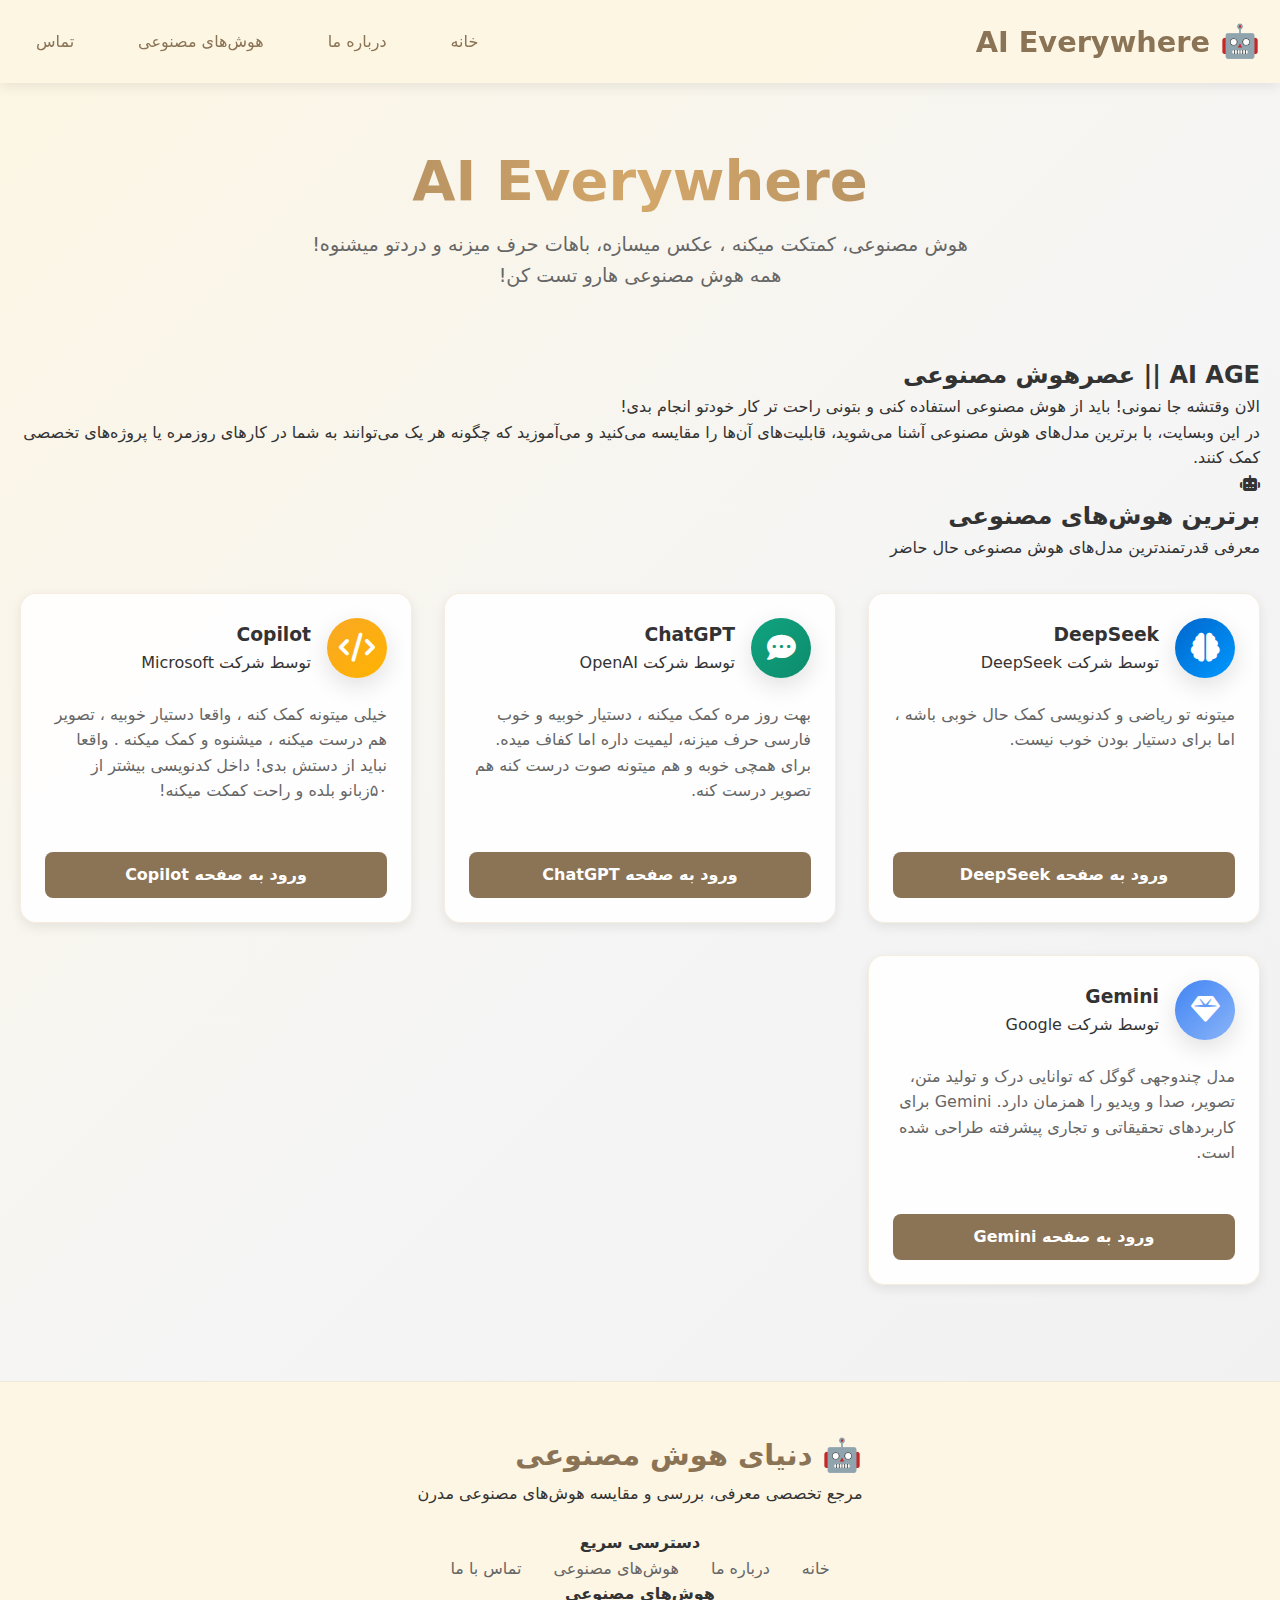
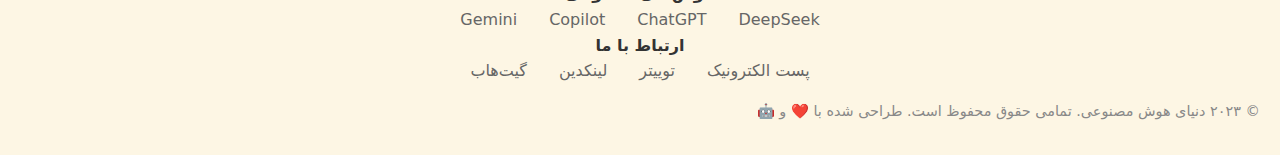
<file: project/ai/index.html>
<!DOCTYPE html>
<html lang="fa" dir="rtl">
<head>
    <meta charset="UTF-8">
    <meta name="viewport" content="width=device-width, initial-scale=1.0">
    <title>AI Everywhere</title>
    <link rel="stylesheet" href="all.css">
    <link rel="stylesheet" href="https://cdnjs.cloudflare.com/ajax/libs/font-awesome/6.4.0/css/all.min.css">
    <link href="https://fonts.googleapis.com/css2?family=Vazirmatn:wght@300;400;500;600;700&display=swap" rel="stylesheet">
</head>
<body class="index-page">
  
    <nav class="navbar">
        <div class="nav-container">
            <div class="logo">
                <span class="logo-icon">🤖</span>
                <span>AI Everywhere</span>
            </div>
            <ul class="nav-links">
                <li><a href="#home">خانه</a></li>
                <li><a href="#about">درباره ما</a></li>
                <li><a href="#ai-list">هوش‌های مصنوعی</a></li>
                <li><a href="#contact">تماس</a></li>
            </ul>
        </div>
    </nav>

   
    <header class="page-header" id="home">
        <div class="container">
            <h1>AI Everywhere  <span class="highlight"></span></h1>
            <p class="page-description">
              هوش مصنوعی، کمتکت میکنه ، عکس میسازه، باهات حرف میزنه و دردتو میشنوه! <br>
همه هوش مصنوعی هارو تست کن!
            </p>
            <div class="cta-buttons">
                <a href="#ai-list" class="cta-button primary"></a>
                <a href="#about" class="cta-button secondary"></a>
            </div>
        </div>
    </header>

    <!-- بخش معرفی -->
    <section class="intro-section" id="about">
        <div class="container">
            <div class="section-header">
                <h2>AI AGE || عصرهوش مصنوعی</h2>
               
            </div>
            <div class="intro-content">
                <div class="intro-text">
                   
                    <p>
                       الان وقتشه جا نمونی! باید از هوش مصنوعی استفاده کنی و بتونی راحت تر کار خودتو انجام بدی!
                    </p>
                    <p>
                        در این وبسایت، با برترین مدل‌های هوش مصنوعی آشنا می‌شوید، قابلیت‌های آن‌ها را مقایسه می‌کنید و می‌آموزید که چگونه هر یک می‌توانند به شما در کارهای روزمره یا پروژه‌های تخصصی کمک کنند.
                    </p>
                   
                </div>
                <div class="intro-image">
                    <div class="image-placeholder">
                        <i class="fas fa-robot"></i>
                        <p></p>
                    </div>
                </div>
            </div>
        </div>
    </section>

   
    <section class="ai-section" id="ai-list">
        <div class="container">
            <div class="section-header">
                <h2>برترین هوش‌های مصنوعی</h2>
                <p>معرفی قدرتمندترین مدل‌های هوش مصنوعی حال حاضر</p>
            </div>
            
            <div class="ai-card-grid">
                <!-- کارت DeepSeek -->
                <article class="ai-card">
                    <div class="ai-card-header">
                        <div class="ai-icon" style="background: linear-gradient(135deg, #0066cc, #0099ff);">
                            <i class="fas fa-brain"></i>
                        </div>
                        <div>
                            <h3>DeepSeek</h3>
                            <span class="ai-company">توسط شرکت DeepSeek</span>
                        </div>
                    </div>
                    <div class="ai-card-content">
                        <p>
                           میتونه تو ریاضی و  کدنویسی کمک حال خوبی باشه ، اما برای دستیار بودن خوب نیست.
                </p>
                    </div>
                    <div class="ai-card-footer">
                        <a href="ai/deepseek.html" class="ai-link">ورود به صفحه DeepSeek</a>
                    </div>
                </article>

                <!-- کارت ChatGPT -->
                <article class="ai-card">
                    <div class="ai-card-header">
                        <div class="ai-icon" style="background: linear-gradient(135deg, #10a37f, #0d8c6d);">
                            <i class="fas fa-comment-dots"></i>
                        </div>
                        <div>
                            <h3>ChatGPT</h3>
                            <span class="ai-company">توسط شرکت OpenAI</span>
                        </div>
                    </div>
                    <div class="ai-card-content">
                       <p>
بهت روز مره کمک میکنه ، دستیار خوبیه و خوب فارسی حرف میزنه، لیمیت داره اما کفاف میده. برای همچی خوبه و هم میتونه صوت درست کنه هم تصویر درست کنه. </p>
                    </div>
                    <div class="ai-card-footer">
                        <a href="ai/chatGPT.html" class="ai-link">ورود به صفحه ChatGPT</a>
                    </div>
                </article>

                <!-- کارت Copilot -->
                <article class="ai-card">
                    <div class="ai-card-header">
                        <div class="ai-icon" style="background: linear-gradient(135deg, #f9a825, #ffb300);">
                            <i class="fas fa-code"></i>
                        </div>
                        <div>
                            <h3>Copilot</h3>
                            <span class="ai-company">توسط شرکت Microsoft</span>
                        </div>
                    </div>
                    <div class="ai-card-content">
                        <p>
                          خیلی میتونه کمک کنه ، واقعا دستیار خوبیه ، تصویر هم درست میکنه ، میشنوه و کمک میکنه . واقعا نباید از دستش بدی! داخل کدنویسی بیشتر از ۵۰زبانو بلده و راحت کمکت میکنه!
                        </p>
                        
                    </div>
                    <div class="ai-card-footer">
                        <a href="ai/copilot.html" class="ai-link">ورود به صفحه Copilot</a>
                    </div>
                </article>

                <!-- کارت Gemini -->
                <article class="ai-card">
                    <div class="ai-card-header">
                        <div class="ai-icon" style="background: linear-gradient(135deg, #4285f4, #8ab4f8);">
                            <i class="fas fa-gem"></i>
                        </div>
                        <div>
                            <h3>Gemini</h3>
                            <span class="ai-company">توسط شرکت Google</span>
                        </div>
                    </div>
                    <div class="ai-card-content">
                        <p>
                            مدل چندوجهی گوگل که توانایی درک و تولید متن، تصویر، صدا و ویدیو را همزمان دارد. Gemini برای کاربردهای تحقیقاتی و تجاری پیشرفته طراحی شده است.
                        </p>
                       
                    </div>
                    <div class="ai-card-footer">
                        <a href="ai/gemini.html" class="ai-link">ورود به صفحه Gemini</a>
                    </div>
                </article>
            </div>
        </div>
    </section>

   
                            
            </div>
        </div>
    </section>

    <!-- فوتر -->
    <footer class="footer">
        <div class="container">
            <div class="footer-content">
                <div class="footer-logo">
                    <div class="logo">
                        <span class="logo-icon">🤖</span>
                        <span>دنیای هوش مصنوعی</span>
                    </div>
                    <p class="footer-description">
                        مرجع تخصصی معرفی، بررسی و مقایسه هوش‌های مصنوعی مدرن
                    </p>
                </div>
                
                <div class="footer-links-container">
                    <div class="footer-links-group">
                        <h4>دسترسی سریع</h4>
                        <ul class="footer-links">
                            <li><a href="#home">خانه</a></li>
                            <li><a href="#about">درباره ما</a></li>
                            <li><a href="#ai-list">هوش‌های مصنوعی</a></li>
                            <li><a href="#contact">تماس با ما</a></li>
                        </ul>
                    </div>
                    
                    <div class="footer-links-group">
                        <h4>هوش‌های مصنوعی</h4>
                        <ul class="footer-links">
                            <li><a href="ai/deepseek.html">DeepSeek</a></li>
                            <li><a href="ai/chatGPT.html">ChatGPT</a></li>
                            <li><a href="ai/copilot.html">Copilot</a></li>
                            <li><a href="ai/gemini.html">Gemini</a></li>
                        </ul>
                    </div>
                    
                    <div class="footer-links-group">
                        <h4>ارتباط با ما</h4>
                        <ul class="footer-links">
                            <li><a href="mailto:info@aiworld.com">پست الکترونیک</a></li>
                            <li><a href="#">توییتر</a></li>
                            <li><a href="#">لینکدین</a></li>
                            <li><a href="#">گیت‌هاب</a></li>
                        </ul>
                    </div>
                </div>
            </div>
            
            <div class="footer-bottom">
                <p class="copyright">
                    © ۲۰۲۳ دنیای هوش مصنوعی. تمامی حقوق محفوظ است.
                    <span class="footer-extra">طراحی شده با ❤️ و 🤖</span>
                </p>
            </div>
        </div>
    </footer>

    <!-- اسکریپت برای تعاملات -->
    <script>
        // انیمیشن اسکرول نرم برای لینک‌های داخلی
        document.querySelectorAll('a[href^="#"]').forEach(anchor => {
            anchor.addEventListener('click', function(e) {
                e.preventDefault();
                
                const targetId = this.getAttribute('href');
                if(targetId === '#') return;
                
                const targetElement = document.querySelector(targetId);
                if(targetElement) {
                    window.scrollTo({
                        top: targetElement.offsetTop - 80,
                        behavior: 'smooth'
                    });
                }
            });
        });
        
        // فرم خبرنامه
        document.getElementById('subscribe-form').addEventListener('submit', function(e) {
            e.preventDefault();
            const emailInput = this.querySelector('input[type="email"]');
            const email = emailInput.value;
            
            if(email && email.includes('@')) {
                alert(`ایمیل ${email} با موفقیت ثبت شد!`);
                emailInput.value = '';
            } else {
                alert('لطفاً یک ایمیل معتبر وارد کنید.');
            }
        });
        
        // تغییر استایل نوار ناوبری هنگام اسکرول
        window.addEventListener('scroll', function() {
            const navbar = document.querySelector('.navbar');
            if(window.scrollY > 100) {
                navbar.style.boxShadow = '0 4px 20px rgba(0, 0, 0, 0.1)';
                navbar.style.padding = '0.8rem 0';
            } else {
                navbar.style.boxShadow = 'var(--shadow-light)';
                navbar.style.padding = '1rem 0';
            }
        });
    </script>
</body>
</html>
</file>
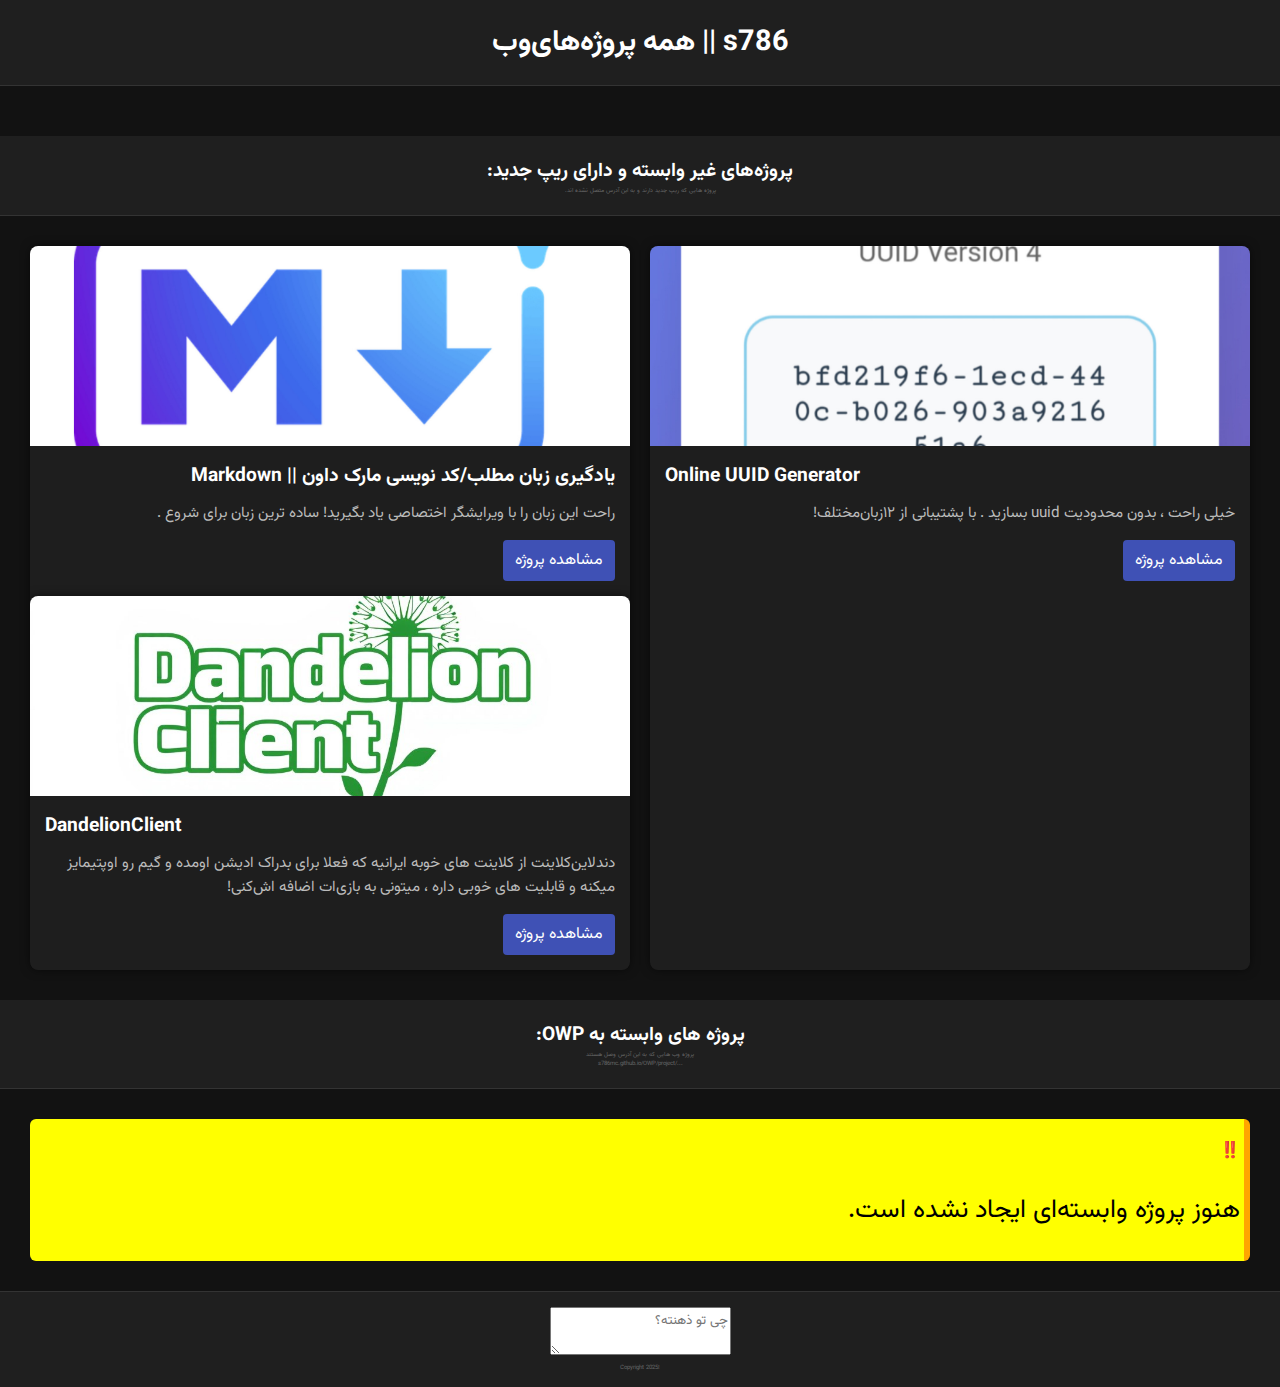
<file: projects.html>
<!DOCTYPE html>
<html lang="fa" dir="rtl">
<head>
  <meta charset="UTF-8">
  <meta name="theme-color" content="black">
  <meta name="description" content="">

  
  <meta property="og:title" content="پروژه های s786 را بیبین!">
  <meta property="og:description" content="">
  <meta property="og:url" content="https://s786mc.github.io">
  <meta property="og:type" content="website">
<meta name="apple-mobile-web-app-status-bar-style" content="black-translucent">
  <title>s786 || All projects</title>
  
  <link href="https://fonts.googleapis.com/css2?family=Vazirmatn:wght@400;700&display=swap" rel="stylesheet">
<link rel="stylesheet" href="./css/asli.css">
</head>
<body>
  <header>
    <h1>s786 || همه پروژه‌های‌وب</h1>
  </header> <br> <br><header> <h5>
    پروژه‌های غیر وابسته و دارای ریپ جدید:
  </h5><p class="p">
    پروژه هایی که ریپ جدید دارند و به این آدرس متصل نشده اند.
  </p><p class="p" id="tkhar" dir="ltr"></p></header>

  <section class="projects">
    
    <div class="project-card">
      <div class="project-image">
      <img src="./files/image/uuid.png" alt="تصویر پروژه uuid ، این تصویر برای شما باز نمی شود!" />
      </div>
      <div class="project-content">
        <h2 dir="ltr">   Online UUID Generator</h2>
        <p>
          خیلی راحت  ، بدون محدودیت uuid بسازید . با پشتیبانی  از ۱۲زبان‌مختلف!
        </p>
        <a href="https://s786mc.github.io/uuid-gen">مشاهده پروژه</a>
      </div>
      
    </div> <div class="project-card"> <div class="project-image">
      <img src="./files/image/Markdown.png" alt="عکس پروژه مارک داون ، برای شما باز نمی‌شود!" />
    </div> 
    <div class="project-content">
      <h2>یادگیری زبان مطلب/کد نویسی مارک داون || Markdown</h2>
      <p>راحت این زبان را با ویرایشگر اختصاصی یاد بگیرید! ساده ترین زبان برای شروع .</p>
      <a href="https://s786mc.github.io/Markdown">مشاهده پروژه</a>
    </div>
      <div class="project-card"><div class="project-image">
        <img src="./files/image/dc.png" alt="تصویر  پروژه دندلاین ، لود نشده"> 
      </div> 
      <div class="project-content">
        <h2 dir="ltr">
          DandelionClient
        </h2>
        <p>
          دندلاین‌کلاینت از کلاینت های خوبه ایرانیه  که فعلا برای بدراک ادیشن اومده و گیم رو اوپتیمایز میکنه و قابلیت های خوبی داره ، میتونی به بازی‌ات اضافه اش‌کنی!
        </p>
    
      <a href="https://s786mc.github.io/DandelionClient/index">مشاهده پروژه</a>
      </div>
  </section>
        <header>
          <h5>
            پروژه های وابسته  به OWP:
          </h5> <p class="p">
            پروژه وب هایی که به این آدرس وصل هستند  <br> 
          </p>
          <p class="p" dir="ltr">
            s786mc.github.io/OWP/project/...
          </p>
        </header>
<section class="projects">
  <div class="warn-div">
    <p class="warn-icon"> ‼️</p>
    <p class="warn-text">
      هنوز پروژه وابسته‌ای ایجاد نشده است.
    </p>
  </div>
</section>
  <footer> <form>
  <textarea placeholder="چی تو ذهنته؟"></textarea>
  </form>
    <p class="p">
      !Copyright 2025
    </p>
  </footer>
<audio id="welcomeAudio">
  <source src="./files/audio/dododo.ogg" type="audio/ogg">
</audio>

<script>
let played = false;

window.addEventListener("scroll", () => {
    if (!played) {
        document.getElementById("welcomeAudio").play();
        played = true;
    }
});
</script>
</body>
</html>
</file>
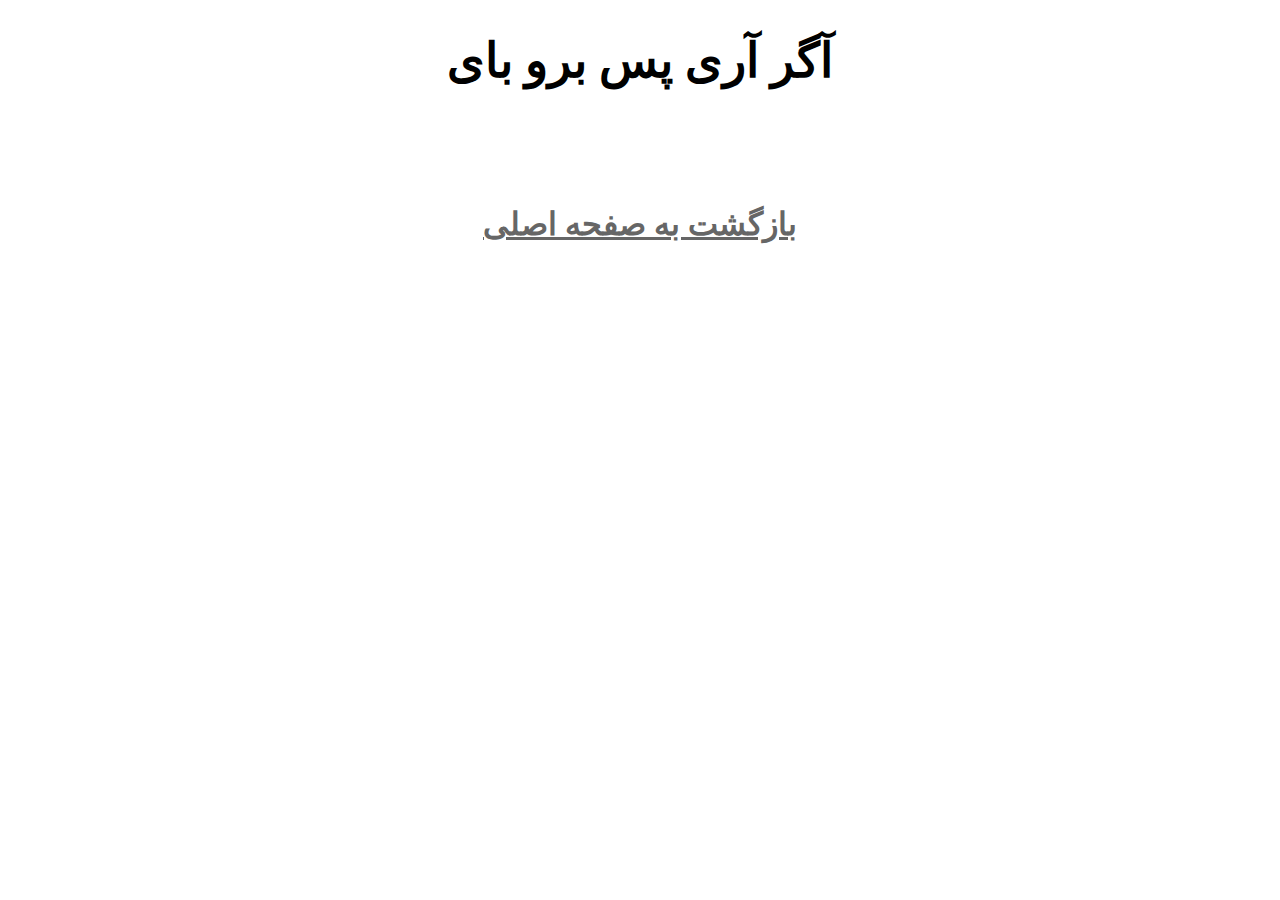
<file: project/این-صفحه-فارسیه.html>
<!doctype html>
<html dir="ltr">
<head> <title> فارسی is </title> </head>
<body>
<center> <h1 style=" font-size: 3rem; > فهمیدی که  فارسیه؟ </h1>
<p style=" font-size: 2rem; > آگر آری پس برو بای </p>
<br>
<a href="https://s786mc.github.io/OWP/index?load" style=" color: #666; font-size: 2rem; ">بازگشت به صفحه اصلی </a> </center>
</body>
</html>
</file>
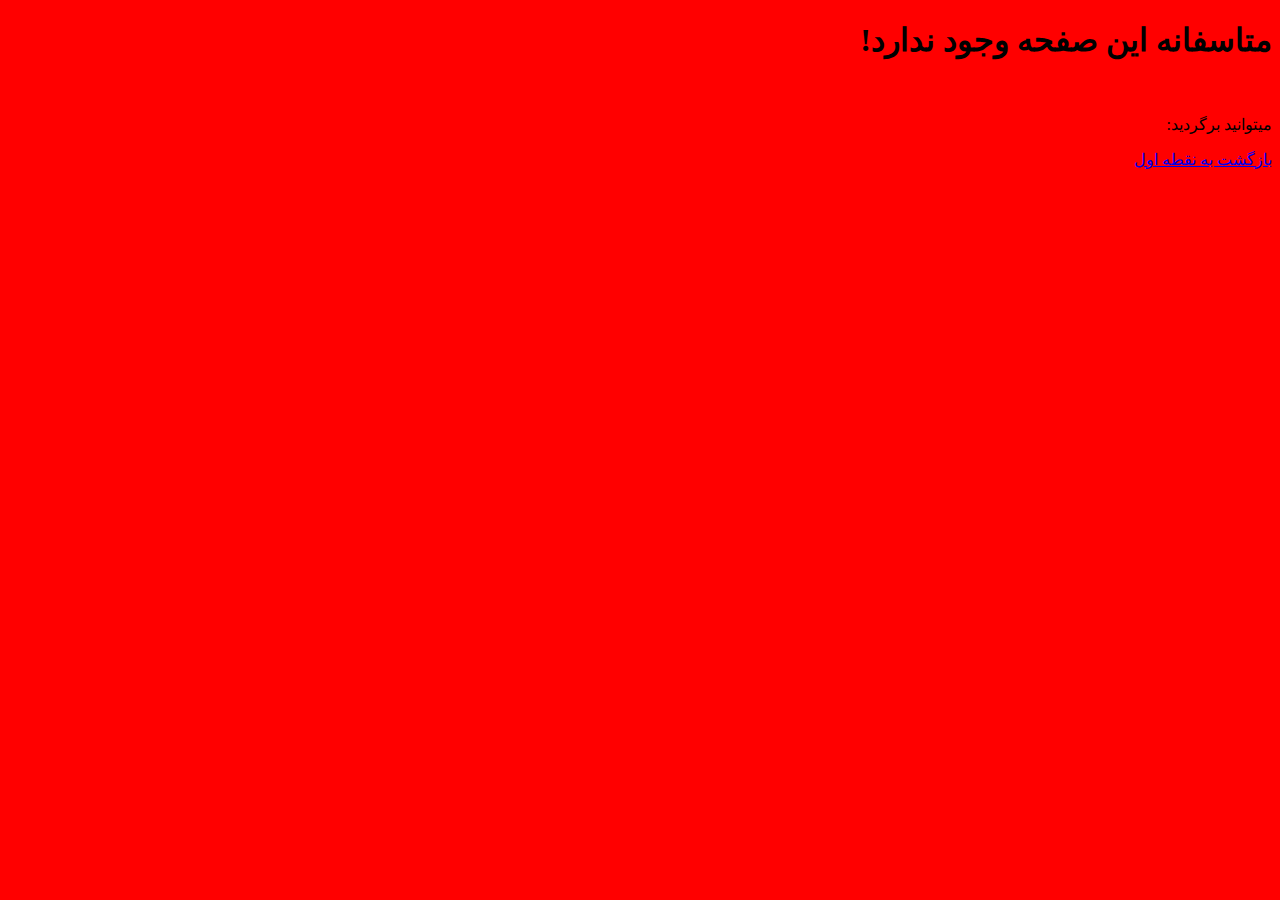
<file: project/ai/page-error.html>
<!DOCTYPE html>
<html lang="fa" dir="rtl"> <head> <title> ERROR ! </title> <style> body { background-color: red }; </style> <body> <h1 style:" color: withe; text-align: center; font-size: 2.5rem;">متاسفانه  این صفحه وجود ندارد! </h1> <br> <p style:" color: #666"> میتوانید برگردید: </p> <a href="./index.html" style:" color:#666;">بازگشت به نقطه اول </a> </body> </html>
</file>
<file: project/ai/all.css>
@font-face {
    font-family: 'Mikhak';
    src: url('https://s786mc.github.io/PvPPacks786/fonts/Mikhak.ttf') format('truetype');
}
* {
    margin: 0;
    padding: 0;
    box-sizing: border-box;
    font-family: 'Mikhak', system-ui, -apple-system, sans-serif;
}

:root {
    /* رنگ‌های مشترک */
    --transition-speed: 0.3s;
    --shadow-light: 0 4px 12px rgba(0, 0, 0, 0.08);
    --shadow-medium: 0 8px 24px rgba(0, 0, 0, 0.12);
    --shadow-heavy: 0 12px 36px rgba(0, 0, 0, 0.15);
    --border-radius: 16px;
    --border-radius-sm: 8px;
}

body {
    background-color: #f8f9fa;
    color: #333;
    line-height: 1.6;
    min-height: 100vh;
    transition: background-color var(--transition-speed);
}

.container {
    max-width: 1400px;
    margin: 0 auto;
    padding: 0 20px;
}

/* نوار ناوبری */
.navbar {
    background-color: rgba(255, 255, 255, 0.95);
    backdrop-filter: blur(10px);
    box-shadow: var(--shadow-light);
    position: sticky;
    top: 0;
    z-index: 1000;
    padding: 1rem 0;
}

.nav-container {
    display: flex;
    justify-content: space-between;
    align-items: center;
    max-width: 1400px;
    margin: 0 auto;
    padding: 0 20px;
}

.logo {
    font-size: 1.8rem;
    font-weight: 700;
    display: flex;
    align-items: center;
    gap: 10px;
}

.logo-icon {
    font-size: 2rem;
}

.nav-links {
    display: flex;
    gap: 2rem;
    list-style: none;
}

.nav-links a {
    text-decoration: none;
    color: #555;
    font-weight: 500;
    padding: 8px 16px;
    border-radius: var(--border-radius-sm);
    transition: all var(--transition-speed);
    position: relative;
    overflow: hidden;
}

.nav-links a::after {
    content: '';
    position: absolute;
    bottom: 0;
    left: 50%;
    width: 0;
    height: 2px;
    background: linear-gradient(90deg, #6a11cb 0%, #2575fc 100%);
    transition: all 0.3s ease;
    transform: translateX(-50%);
}

.nav-links a:hover::after {
    width: 80%;
}

.nav-links a:hover {
    color: #2575fc;
    background-color: rgba(37, 117, 252, 0.05);
}

/* فوتر */
.footer {
    background-color: rgba(255, 255, 255, 0.95);
    padding: 3rem 0 2rem;
    margin-top: 4rem;
    border-top: 1px solid rgba(0, 0, 0, 0.05);
}

.footer-content {
    display: flex;
    flex-direction: column;
    align-items: center;
    text-align: center;
    gap: 1.5rem;
}

.footer-links {
    display: flex;
    gap: 2rem;
    list-style: none;
    flex-wrap: wrap;
    justify-content: center;
}

.footer-links a {
    text-decoration: none;
    color: #666;
    transition: color var(--transition-speed);
}

.footer-links a:hover {
    color: #2575fc;
}

.copyright {
    color: #888;
    font-size: 0.9rem;
    margin-top: 1rem;
}

/* استایل‌های مشترک صفحات */
.page-header {
    text-align: center;
    padding: 4rem 0 2rem;
    margin-bottom: 2rem;
}

.page-header h1 {
    font-size: 3.5rem;
    margin-bottom: 1rem;
    background: linear-gradient(90deg, #6a11cb 0%, #2575fc 100%);
    -webkit-background-clip: text;
    background-clip: text;
    color: transparent;
    line-height: 1.2;
}

.page-description {
    font-size: 1.2rem;
    color: #666;
    max-width: 800px;
    margin: 0 auto;
}

.ai-card-grid {
    display: grid;
    grid-template-columns: repeat(auto-fill, minmax(320px, 1fr));
    gap: 2rem;
    padding: 2rem 0;
}

.ai-card {
    background: white;
    border-radius: var(--border-radius);
    overflow: hidden;
    box-shadow: var(--shadow-light);
    transition: all var(--transition-speed);
    height: 100%;
    display: flex;
    flex-direction: column;
}

.ai-card:hover {
    transform: translateY(-10px);
    box-shadow: var(--shadow-heavy);
}

.ai-card-header {
    padding: 1.5rem 1.5rem 0;
    display: flex;
    align-items: center;
    gap: 1rem;
}

.ai-icon {
    width: 60px;
    height: 60px;
    border-radius: 50%;
    display: flex;
    align-items: center;
    justify-content: center;
    font-size: 1.8rem;
    color: white;
    box-shadow: var(--shadow-medium);
}

.ai-card-content {
    padding: 1.5rem;
    flex-grow: 1;
}

.ai-card-content h3 {
    font-size: 1.5rem;
    margin-bottom: 0.5rem;
}

.ai-card-content p {
    color: #666;
    margin-bottom: 1.5rem;
}

.ai-card-footer {
    padding: 0 1.5rem 1.5rem;
}

.ai-link {
    display: inline-block;
    padding: 10px 24px;
    border-radius: var(--border-radius-sm);
    text-decoration: none;
    font-weight: 600;
    transition: all var(--transition-speed);
    text-align: center;
    width: 100%;
}

/* ==================== */
/* استایل‌های صفحه اصلی */
/* ==================== */
.index-page {
    background: linear-gradient(135deg, #fdf6e3 0%, #f5f5f5 50%, #f0f0f0 100%);
}

.index-page .navbar {
    background-color: rgba(253, 246, 227, 0.95);
}

.index-page .logo {
    color: #8B7355;
}

.index-page .nav-links a {
    color: #8B7355;
}

.index-page .nav-links a:hover {
    color: #D4A76A;
    background-color: rgba(212, 167, 106, 0.1);
}

.index-page .page-header h1 {
    background: linear-gradient(90deg, #8B7355 0%, #D4A76A 50%, #8B7355 100%);
    -webkit-background-clip: text;
    background-clip: text;
    color: transparent;
}

.index-page .ai-card {
    background: rgba(255, 255, 255, 0.9);
    border: 1px solid rgba(212, 167, 106, 0.2);
}

.index-page .ai-link {
    background-color: #8B7355;
    color: white;
}

.index-page .ai-link:hover {
    background-color: #D4A76A;
    transform: translateY(-2px);
    box-shadow: 0 6px 12px rgba(212, 167, 106, 0.3);
}

.index-page .footer {
    background-color: rgba(253, 246, 227, 0.95);
}

/* ==================== */
/* استایل‌های صفحه DeepSeek */
/* ==================== */
.deepseek-page {
    background: linear-gradient(135deg, #f0f8ff 0%, #e6f2ff 100%);
}

.deepseek-page .navbar {
    background-color: rgba(240, 248, 255, 0.95);
}

.deepseek-page .logo {
    color: #0066cc;
}

.deepseek-page .logo-icon::before {
    content: "";
}

.deepseek-page .nav-links a {
    color: #0066cc;
}

.deepseek-page .nav-links a:hover {
    color: #0099ff;
    background-color: rgba(0, 153, 255, 0.1);
}

.deepseek-page .page-header h1 {
    background: linear-gradient(90deg, #0066cc 0%, #0099ff 100%);
    -webkit-background-clip: text;
    background-clip: text;
    color: transparent;
}

.deepseek-page .ai-icon {
    background: linear-gradient(135deg, #0066cc, #0099ff);
}

.deepseek-page .ai-card {
    background: rgba(255, 255, 255, 0.95);
    border: 1px solid rgba(0, 153, 255, 0.2);
}

.deepseek-page .ai-link {
    background: linear-gradient(90deg, #0066cc 0%, #0099ff 100%);
    color: white;
}

.deepseek-page .ai-link:hover {
    background: linear-gradient(90deg, #0099ff 0%, #00ccff 100%);
    transform: translateY(-2px);
    box-shadow: 0 6px 12px rgba(0, 153, 255, 0.3);
}

.deepseek-page .footer {
    background-color: rgba(240, 248, 255, 0.95);
}

/* ==================== */
/* استایل‌های صفحه ChatGPT */
/* ==================== */
.chatgpt-page {
    background: linear-gradient(135deg, #f0fff4 0%, #e6ffed 100%);
}

.chatgpt-page .navbar {
    background-color: rgba(240, 255, 244, 0.95);
}

.chatgpt-page .logo {
    color: #10a37f;
}

.chatgpt-page .logo-icon::before {
    content: "";
}

.chatgpt-page .nav-links a {
    color: #10a37f;
}

.chatgpt-page .nav-links a:hover {
    color: #0d8c6d;
    background-color: rgba(16, 163, 127, 0.1);
}

.chatgpt-page .page-header h1 {
    background: linear-gradient(90deg, #10a37f 0%, #0d8c6d 100%);
    -webkit-background-clip: text;
    background-clip: text;
    color: transparent;
}

.chatgpt-page .ai-icon {
    background: linear-gradient(135deg, #10a37f, #0d8c6d);
}

.chatgpt-page .ai-card {
    background: rgba(255, 255, 255, 0.95);
    border: 1px solid rgba(16, 163, 127, 0.2);
}

.chatgpt-page .ai-link {
    background: linear-gradient(90deg, #10a37f 0%, #0d8c6d 100%);
    color: white;
}

.chatgpt-page .ai-link:hover {
    background: linear-gradient(90deg, #0d8c6d 0%, #10a37f 100%);
    transform: translateY(-2px);
    box-shadow: 0 6px 12px rgba(16, 163, 127, 0.3);
}

.chatgpt-page .footer {
    background-color: rgba(240, 255, 244, 0.95);
}

/* ==================== */
/* استایل‌های صفحه Copilot */
/* ==================== */
.copilot-page {
    background: linear-gradient(135deg, #fff8e1 0%, #ffecb3 100%);
}

.copilot-page .navbar {
    background-color: rgba(255, 248, 225, 0.95);
}

.copilot-page .logo {
    color: #f9a825;
}

.copilot-page .logo-icon::before {
    content: "";
}

.copilot-page .nav-links a {
    color: #f9a825;
}

.copilot-page .nav-links a:hover {
    color: #ffb300;
    background-color: rgba(249, 168, 37, 0.1);
}

.copilot-page .page-header h1 {
    background: linear-gradient(90deg, #f9a825 0%, #ffb300 100%);
    -webkit-background-clip: text;
    background-clip: text;
    color: transparent;
}

.copilot-page .ai-icon {
    background: linear-gradient(135deg, #f9a825, #ffb300);
}

.copilot-page .ai-card {
    background: rgba(255, 255, 255, 0.95);
    border: 1px solid rgba(249, 168, 37, 0.2);
}

.copilot-page .ai-link {
    background: linear-gradient(90deg, #f9a825 0%, #ffb300 100%);
    color: #333;
}

.copilot-page .ai-link:hover {
    background: linear-gradient(90deg, #ffb300 0%, #ffca28 100%);
    transform: translateY(-2px);
    box-shadow: 0 6px 12px rgba(249, 168, 37, 0.3);
}

.copilot-page .footer {
    background-color: rgba(255, 248, 225, 0.95);
}

/* ==================== */
/* استایل‌های صفحه Gemini */
/* ==================== */
.gemini-page {
    background: linear-gradient(135deg, #e8f4fd 0%, #d4e9fa 100%);
}

.gemini-page .navbar {
    background-color: rgba(232, 244, 253, 0.95);
}

.gemini-page .logo {
    color: #4285f4;
}

.gemini-page .logo-icon::before {
    content: "";
}

.gemini-page .nav-links a {
    color: #4285f4;
}

.gemini-page .nav-links a:hover {
    color: #669df6;
    background-color: rgba(66, 133, 244, 0.1);
}

.gemini-page .page-header h1 {
    background: linear-gradient(90deg, #4285f4 0%, #669df6 50%, #8ab4f8 100%);
    -webkit-background-clip: text;
    background-clip: text;
    color: transparent;
}

.gemini-page .ai-icon {
    background: linear-gradient(135deg, #4285f4, #8ab4f8);
}

.gemini-page .ai-card {
    background: rgba(255, 255, 255, 0.95);
    border: 1px solid rgba(66, 133, 244, 0.2);
}

.gemini-page .ai-link {
    background: linear-gradient(90deg, #4285f4 0%, #669df6 100%);
    color: white;
}

.gemini-page .ai-link:hover {
    background: linear-gradient(90deg, #669df6 0%, #8ab4f8 100%);
    transform: translateY(-2px);
    box-shadow: 0 6px 12px rgba(66, 133, 244, 0.3);
}

.gemini-page .footer {
    background-color: rgba(232, 244, 253, 0.95);
}

/* صفحه‌های اختصاصی AI */
.ai-detail-container {
    max-width: 1200px;
    margin: 2rem auto;
    padding: 0 20px;
}

.ai-detail-header {
    display: flex;
    align-items: center;
    gap: 2rem;
    margin-bottom: 3rem;
    flex-wrap: wrap;
}

.ai-detail-icon {
    width: 120px;
    height: 120px;
    border-radius: 50%;
    display: flex;
    align-items: center;
    justify-content: center;
    font-size: 3.5rem;
    color: white;
    box-shadow: var(--shadow-heavy);
}

.ai-detail-title h1 {
    font-size: 3rem;
    margin-bottom: 0.5rem;
}

.ai-detail-title p {
    font-size: 1.2rem;
    color: #666;
    max-width: 600px;
}

.ai-detail-content {
    display: grid;
    grid-template-columns: 2fr 1fr;
    gap: 3rem;
}

.ai-description {
    background: white;
    border-radius: var(--border-radius);
    padding: 2.5rem;
    box-shadow: var(--shadow-light);
}

.ai-description h2 {
    margin-bottom: 1.5rem;
    font-size: 1.8rem;
}

.ai-description p {
    margin-bottom: 1.5rem;
    color: #555;
    line-height: 1.8;
}

.ai-features {
    background: white;
    border-radius: var(--border-radius);
    padding: 2.5rem;
    box-shadow: var(--shadow-light);
}

.ai-features h2 {
    margin-bottom: 1.5rem;
    font-size: 1.8rem;
}

.ai-features ul {
    list-style: none;
}

.ai-features li {
    padding: 1rem 0;
    border-bottom: 1px solid #eee;
    display: flex;
    align-items: center;
    gap: 1rem;
}

.ai-features li:last-child {
    border-bottom: none;
}

.feature-icon {
    width: 40px;
    height: 40px;
    border-radius: 50%;
    display: flex;
    align-items: center;
    justify-content: center;
    font-size: 1.2rem;
}

/* رسپانسیو */
@media (max-width: 992px) {
    .ai-detail-content {
        grid-template-columns: 1fr;
    }
    
    .nav-links {
        gap: 1rem;
    }
    
    .page-header h1 {
        font-size: 2.8rem;
    }
}

@media (max-width: 768px) {
    .nav-container {
        flex-direction: column;
        gap: 1rem;
    }
    
    .nav-links {
        flex-wrap: wrap;
        justify-content: center;
    }
    
    .ai-card-grid {
        grid-template-columns: 1fr;
    }
    
    .page-header h1 {
        font-size: 2.2rem;
    }
    
    .ai-detail-header {
        justify-content: center;
        text-align: center;
    }
}

/* انیمیشن‌ها */
@keyframes fadeInUp {
    from {
        opacity: 0;
        transform: translateY(30px);
    }
    to {
        opacity: 1;
        transform: translateY(0);
    }
}

.ai-card, .ai-detail-header, .ai-description, .ai-features {
    animation: fadeInUp 0.6s ease-out forwards;
}

.ai-card:nth-child(2) { animation-delay: 0.1s; }
.ai-card:nth-child(3) { animation-delay: 0.2s; }
.ai-card:nth-child(4) { animation-delay: 0.3s; }
</file>
<file: css/asli.css>
body {
      font-family: 'Vazirmatn', sans-serif;
      background-color: #121212;
      color: #e0e0e0;
      margin: 0;
      padding: 0;
    }

    header {
      background-color: #1f1f1f;
      padding: 20px;
      text-align: center;
      border-bottom: 1px solid #333;
    }

    header h1 {
      margin: 0;
      font-size: 1.8rem;
      color: #fff;
    }

    .projects {
      display: grid;
      grid-template-columns: repeat(auto-fit, minmax(280px, 1fr));
      gap: 20px;
      padding: 30px;
    }

    .project-card {
      background-color: #1e1e1e;
      border-radius: 8px;
      overflow: hidden;
      box-shadow: 0 0 10px rgba(0,0,0,0.5);
      transition: transform 0.3s ease;
    }

    .project-card:hover {
      transform: translateY(-5px);
    }

    .project-image {
  width: 100%;
  height: 200px; 
  background-color: #333;
  display: flex;
  align-items: center;
  justify-content: center;
  color: #888;
  font-size: 1.2rem;
  overflow: hidden;
}

.project-image img {
  width: 100%;
  height: 100%;
  object-fit: cover; 
}

    .project-content {
      padding: 15px;
    }

    .project-content h2 {
      margin: 0 0 10px;
      font-size: 1.2rem;
      color: #fff;
    }

    .project-content p {
      margin: 0 0 15px;
      font-size: 0.95rem;
      color: #bbb;
    }

    .project-content a {
      display: inline-block;
      padding: 8px 12px;
      background-color: #3f51b5;
      color: #fff;
      text-decoration: none;
      border-radius: 4px;
      transition: background-color 0.3s ease;
    }

    .project-content a:hover {
      background-color: #5c6bc0;
    }

    footer {
      text-align: center;
      padding: 15px;
      background-color: #1f1f1f;
      border-top: 1px solid #333;
      font-size: 0.9rem;
      color: #888;
    }
    header h5 {
      margin: 0;
      font-size: 1.2rem;
      color: #fff;
    }
    .p  {
      margin: 0;
      font-size: 6px;
      color: #666;
    }
textarea  {
  font-family: 'Vazirmatn';
}
    .warn-div {
      border-right: orange solid 6px;
      background-color: yellow;
      padding: 4px;
      border-radius: 6px;
    }
    .warn-text {
      font-family: 'Vazirmatn';
      color: black;
     font-size: 26px;
    }
  .warn-icon {
  
    font-size: 16px;
  }
</file>
